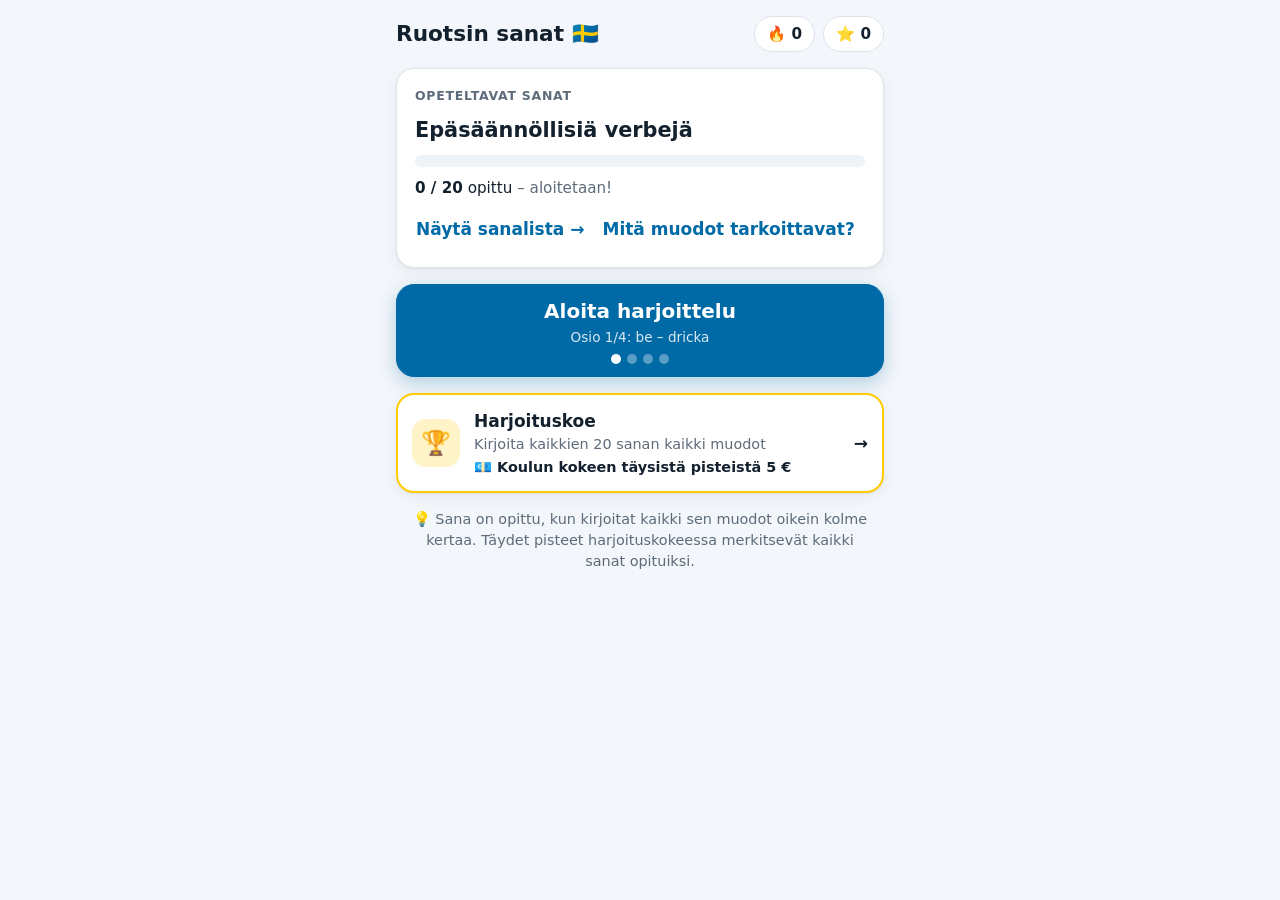
<file: src/index.html>
<!doctype html>
<html lang="fi">
<head>
  <meta charset="utf-8">
  <meta name="viewport" content="width=device-width, initial-scale=1, viewport-fit=cover">
  <meta name="robots" content="noindex, nofollow">
  <meta name="theme-color" content="#006aa7">
  <meta name="apple-mobile-web-app-capable" content="yes">
  <meta name="apple-mobile-web-app-title" content="Ruotsin sanat">
  <title>Ruotsin sanat</title>
  <link rel="icon" href="data:image/svg+xml,<svg xmlns='http://www.w3.org/2000/svg' viewBox='0 0 100 100'><text y='.9em' font-size='90'>🇸🇪</text></svg>">
  <!-- __VERSION__ korvataan julkaisussa versiolla, jotta selain hakee aina uudet tiedostot. -->
  <link rel="stylesheet" href="css/styles.css?v=__VERSION__">
  <script type="module" src="js/main.js?v=__VERSION__"></script>
</head>
<body>
  <main class="app">

    <!-- ========== ETUSIVU ========== -->
    <section id="screen-home" class="screen" hidden>
      <header class="topbar">
        <h1 class="brand">Ruotsin sanat <span aria-hidden="true">🇸🇪</span></h1>
        <div class="chips">
          <span class="chip" title="Päiväputki"><span aria-hidden="true">🔥</span> <span id="day-streak">0</span></span>
          <span class="chip" title="Pisteet"><span aria-hidden="true">⭐</span> <span id="points">0</span></span>
        </div>
      </header>

      <div class="card goal-card">
        <p class="eyebrow">Opeteltavat sanat</p>
        <h2 id="list-title"></h2>
        <div class="progress-track" aria-hidden="true"><div id="learned-bar" class="progress-fill"></div></div>
        <p class="goal-meta"><strong id="learned-count">0 / 0</strong> opittu <span id="goal-message" class="muted"></span></p>
        <div class="link-row">
          <button id="wordlist-btn" class="btn btn-ghost">Näytä sanalista →</button>
          <button id="help-btn" class="btn btn-ghost">Mitä muodot tarkoittavat?</button>
        </div>
      </div>

      <button id="start-btn" class="btn btn-primary btn-hero">
        <span>Aloita harjoittelu</span>
        <small id="start-sub"></small>
        <span id="section-dots" class="section-dots" aria-hidden="true"></span>
      </button>

      <a href="#koe" class="exam-card">
        <span class="mode-icon" aria-hidden="true">🏆</span>
        <span class="exam-text">
          <strong>Harjoituskoe</strong>
          <span id="exam-sub"></span>
          <span id="exam-reward" class="exam-reward"></span>
        </span>
        <span aria-hidden="true">→</span>
      </a>

      <p class="hint">💡 Sana on opittu, kun kirjoitat kaikki sen muodot oikein kolme kertaa. Täydet pisteet harjoituskokeessa merkitsevät kaikki sanat opituiksi.</p>
    </section>

    <!-- ========== SANALISTA ========== -->
    <section id="screen-words" class="screen" hidden>
      <header class="topbar">
        <button class="icon-btn home-link" aria-label="Takaisin">←</button>
        <h1 class="topbar-title">Sanalista</h1>
        <span class="icon-spacer"></span>
      </header>
      <ul id="word-table" class="word-table"></ul>
    </section>

    <!-- ========== MUOTOJEN SELITYS ========== -->
    <section id="screen-help" class="screen" hidden>
      <header class="topbar">
        <button class="icon-btn home-link" aria-label="Takaisin">←</button>
        <h1 class="topbar-title">Verbin neljä muotoa</h1>
        <span class="icon-spacer"></span>
      </header>
      <div class="card stack">
        <p>Jokaisesta verbistä opetellaan neljä muotoa <strong>aina samassa järjestyksessä</strong> kuin kirjassa:</p>
        <p id="help-example-row" class="example-row"></p>
        <ol id="help-forms" class="help-forms"></ol>
        <p class="muted">💡 Lue rivi ääneen monta kertaa, niin se jää mieleen kuin loru.</p>
      </div>
    </section>

    <!-- ========== HARJOITUS JA KOE ========== -->
    <section id="screen-quiz" class="screen" hidden>
      <header class="quiz-bar">
        <button class="icon-btn home-link" aria-label="Lopeta">✕</button>
        <div class="quiz-progress">
          <span id="quiz-phase" class="quiz-phase"></span>
          <div class="progress-track"><div id="quiz-bar" class="progress-fill"></div></div>
        </div>
        <span id="streak" class="streak" aria-live="polite"></span>
      </header>

      <div class="question">
        <p id="question-label" class="eyebrow"></p>
        <p id="prompt" class="prompt"></p>
        <p id="prompt-stars" class="stars" aria-hidden="true"></p>
        <div id="form-pattern" class="form-pattern" hidden></div>
        <p id="question-hint" class="question-hint" hidden></p>
      </div>

      <!-- Järjestys -->
      <div id="mode-order" class="stack" hidden>
        <ol id="order-slots" class="order-slots"></ol>
        <div id="order-chips" class="order-chips"></div>
        <button id="order-reset" class="btn btn-ghost">Aloita alusta</button>
      </div>

      <!-- Monivalinta -->
      <div id="mode-choice" class="choices" hidden></div>

      <!-- Kirjoitus (yksi tai kaikki muodot) -->
      <form id="mode-write" class="stack" autocomplete="off" hidden>
        <div id="write-fields" class="stack"></div>
        <button id="check-btn" type="submit" class="btn btn-primary">Tarkista</button>
      </form>

      <!-- Palaute -->
      <div id="feedback" class="feedback" role="status" aria-live="polite" hidden>
        <p id="feedback-title" class="feedback-title"></p>
        <p id="feedback-text" class="feedback-text"></p>
        <button id="next-btn" class="btn">Jatka</button>
      </div>
    </section>

    <!-- ========== KERTAUKSEN ALKU ========== -->
    <section id="screen-review-intro" class="screen screen-center" hidden>
      <div class="hero-emoji" aria-hidden="true">🎯</div>
      <h1>Lopuksi kerrataan vaikeimmat</h1>
      <p class="muted">Nämä menivät vielä väärin. Harjoitellaan niitä, kunnes ne menevät oikein.</p>
      <div class="card"><ul id="review-list" class="plain-list"></ul></div>
      <button id="review-start-btn" class="btn btn-primary">Aloita kertaus</button>
    </section>

    <!-- ========== HARJOITTELUN TULOKSET ========== -->
    <section id="screen-result" class="screen screen-center" hidden>
      <div id="result-emoji" class="hero-emoji" aria-hidden="true"></div>
      <h1 id="result-title"></h1>
      <p id="result-text" class="muted"></p>

      <div class="stat-grid">
        <div class="stat"><span id="stat-correct" class="stat-value"></span><span class="stat-label">oikein heti</span></div>
        <div class="stat"><span id="stat-points" class="stat-value"></span><span class="stat-label">pistettä</span></div>
        <div class="stat"><span id="stat-streak" class="stat-value"></span><span class="stat-label">paras putki</span></div>
      </div>

      <div id="star-news" class="card stack" hidden>
        <p class="eyebrow">Tähtiä ansaittu</p>
        <ul id="star-list" class="plain-list"></ul>
      </div>

      <div class="stack full">
        <button id="again-round-btn" class="btn btn-primary">Harjoittele lisää</button>
        <button class="btn btn-ghost home-link">Etusivulle</button>
      </div>
    </section>

    <!-- ========== KOKEEN TULOKSET ========== -->
    <section id="screen-exam-result" class="screen" hidden>
      <div class="screen-center-block">
        <div id="exam-emoji" class="hero-emoji" aria-hidden="true"></div>
        <h1 id="exam-title"></h1>
        <p id="exam-text" class="muted"></p>
      </div>

      <div id="reward-card" class="reward-card" role="status" hidden>
        <div id="reward-emoji" class="reward-emoji" aria-hidden="true"></div>
        <p id="reward-title" class="reward-title"></p>
        <p id="reward-text"></p>
      </div>

      <div class="stat-grid stat-grid-2">
        <div class="stat"><span id="exam-words" class="stat-value"></span><span class="stat-label">sanaa oikein</span></div>
        <div class="stat"><span id="exam-forms" class="stat-value"></span><span class="stat-label">muotoa oikein</span></div>
      </div>

      <button id="exam-review-btn" class="btn btn-primary btn-hero">
        <span>Kertaa vaikeat sanat</span>
        <small id="exam-review-sub"></small>
      </button>

      <ul id="exam-table" class="word-table"></ul>

      <div class="stack">
        <button id="exam-again-btn" class="btn btn-soft">Tee harjoituskoe uudelleen</button>
        <button class="btn btn-ghost home-link">Etusivulle</button>
      </div>
    </section>

  </main>

  <!-- Näytetään, jos sovellus ei käynnisty (esim. selain on muistanut vanhoja tiedostoja). -->
  <div id="load-error" class="screen screen-center" hidden>
    <div class="hero-emoji" aria-hidden="true">🔄</div>
    <h1>Sovellus ei latautunut</h1>
    <p class="muted">Päivitä sivu, niin uusin versio latautuu.</p>
    <button class="btn btn-primary" onclick="location.reload()">Päivitä</button>
  </div>
  <script>
    setTimeout(() => {
      if (![...document.querySelectorAll(".app .screen")].some((s) => !s.hidden)) {
        document.getElementById("load-error").hidden = false;
      }
    }, 4000);
  </script>
</body>
</html>
</file>
<file: src/css/styles.css>
/* ==========================================================================
   Värit ja mitat. Ruotsin lipun sininen ja keltainen.
   ========================================================================== */

:root {
  --bg: #f3f6fa;
  --surface: #ffffff;
  --surface-2: #eef3f8;
  --text: #13202e;
  --muted: #5d6b7a;
  --border: #dde4ec;

  --primary: #006aa7;
  --primary-press: #00558a;
  --on-primary: #ffffff;
  --accent: #fecc00;

  --success: #1e8e4f;
  --success-bg: #e2f6ea;
  --danger: #c4372b;
  --danger-bg: #fdeaea;

  --radius: 18px;
  --radius-sm: 12px;
  --shadow: 0 1px 2px rgb(16 32 48 / 6%), 0 4px 16px rgb(16 32 48 / 6%);
  --tap: 56px;
}

@media (prefers-color-scheme: dark) {
  :root {
    --bg: #0d1520;
    --surface: #17222f;
    --surface-2: #1f2c3b;
    --text: #e9eef4;
    --muted: #9aa9b8;
    --border: #2b3a4b;
    --primary: #3b9be0;
    --primary-press: #2f85c4;
    --on-primary: #06121c;
    --success: #5ccf8e;
    --success-bg: #163627;
    --danger: #ff8b80;
    --danger-bg: #3a1c1a;
    --shadow: none;
  }
}

/* ==========================================================================
   Perusta
   ========================================================================== */

* { box-sizing: border-box; }
[hidden] { display: none !important; }

body {
  margin: 0;
  font-family: system-ui, -apple-system, "Segoe UI", Roboto, sans-serif;
  font-size: 17px;
  line-height: 1.45;
  background: var(--bg);
  color: var(--text);
  -webkit-tap-highlight-color: transparent;
}

#load-error { max-width: 520px; margin: 0 auto; padding: 16px; }

.app {
  max-width: 520px;
  margin: 0 auto;
  padding: max(16px, env(safe-area-inset-top)) 16px max(24px, env(safe-area-inset-bottom));
}

h1, h2, p { margin: 0; }
.muted { color: var(--muted); }

.screen { display: flex; flex-direction: column; gap: 16px; }
.screen-center { min-height: 85vh; justify-content: center; text-align: center; align-items: center; }
.screen-center > * { width: 100%; }
.stack { display: flex; flex-direction: column; gap: 12px; }
.full { width: 100%; }

.card {
  background: var(--surface);
  border: 1px solid var(--border);
  border-radius: var(--radius);
  padding: 18px;
  box-shadow: var(--shadow);
  text-align: left;
}

.eyebrow {
  font-size: 0.78rem;
  font-weight: 700;
  letter-spacing: 0.06em;
  text-transform: uppercase;
  color: var(--muted);
}

.hero-emoji { font-size: 4.5rem; line-height: 1; }

/* ==========================================================================
   Painikkeet ja kentät
   ========================================================================== */

.btn {
  display: inline-flex;
  align-items: center;
  justify-content: center;
  min-height: var(--tap);
  padding: 12px 18px;
  border: 1px solid var(--border);
  border-radius: var(--radius-sm);
  background: var(--surface);
  color: var(--text);
  font: inherit;
  font-weight: 700;
  cursor: pointer;
  transition: transform 0.08s ease, background 0.15s ease;
}

.btn:active:not(:disabled) { transform: scale(0.97); }
.btn:disabled { cursor: default; }
.btn-primary { background: var(--primary); border-color: var(--primary); color: var(--on-primary); }
.btn-primary:active { background: var(--primary-press); }
.btn-soft { background: var(--surface-2); border-color: transparent; }
.btn-ghost { background: transparent; border-color: transparent; color: var(--primary); }

.icon-btn {
  width: 44px;
  height: 44px;
  border: none;
  border-radius: 50%;
  background: var(--surface-2);
  color: var(--text);
  font-size: 1.2rem;
  cursor: pointer;
}

.input {
  width: 100%;
  min-height: var(--tap);
  padding: 12px 14px;
  border: 2px solid var(--border);
  border-radius: var(--radius-sm);
  background: var(--surface);
  color: var(--text);
  font: inherit;
  font-size: 1.25rem;
  transition: border-color 0.15s ease;
}

.input:focus { outline: none; border-color: var(--primary); }
.input.is-correct { border-color: var(--success); background: var(--success-bg); }
.input.is-wrong { border-color: var(--danger); background: var(--danger-bg); text-decoration: line-through; }

:focus-visible { outline: 3px solid var(--accent); outline-offset: 2px; }

/* ==========================================================================
   Etusivu
   ========================================================================== */

.topbar { display: flex; align-items: center; justify-content: space-between; gap: 12px; }
.brand { font-size: 1.35rem; }
.topbar-title { font-size: 1.15rem; }
.chips { display: flex; gap: 8px; }

.chip {
  padding: 6px 12px;
  border-radius: 999px;
  background: var(--surface);
  border: 1px solid var(--border);
  font-weight: 700;
  font-size: 0.95rem;
  white-space: nowrap;
}

.goal-card { display: flex; flex-direction: column; gap: 10px; }
.goal-card h2 { font-size: 1.3rem; }
.goal-card .btn-ghost { align-self: flex-start; min-height: 40px; padding: 4px 0; }
.goal-meta { font-size: 0.95rem; }

.progress-track {
  height: 12px;
  border-radius: 999px;
  background: var(--surface-2);
  overflow: hidden;
  flex: none;
}

.progress-fill {
  width: 0;
  height: 100%;
  border-radius: inherit;
  background: linear-gradient(90deg, var(--accent), #ffb800);
  transition: width 0.4s ease;
}

.section-title { font-size: 1.05rem; margin-top: 4px; }

/* Iso aloituspainike */
.btn-hero {
  flex-direction: column;
  gap: 2px;
  min-height: 76px;
  font-size: 1.25rem;
  border-radius: var(--radius);
  box-shadow: 0 6px 18px rgb(0 106 167 / 28%);
}

.btn-hero small { font-size: 0.85rem; font-weight: 500; opacity: 0.85; }

.section-dots { display: flex; gap: 6px; margin-top: 4px; }
.dot { width: 10px; height: 10px; border-radius: 50%; background: rgb(255 255 255 / 35%); }
.dot-done { background: var(--accent); }
.dot-next { background: #fff; }

/* Koe-kortti */
.exam-card {
  display: flex;
  align-items: center;
  gap: 14px;
  padding: 14px;
  border: 2px solid var(--accent);
  border-radius: var(--radius);
  background: var(--surface);
  box-shadow: var(--shadow);
  color: var(--text);
  text-decoration: none;
  font-weight: 700;
}

.exam-card:active { transform: scale(0.98); }
.exam-text { display: flex; flex-direction: column; flex: 1; }
.exam-text span { color: var(--muted); font-size: 0.9rem; font-weight: 400; }

.exam-reward { color: var(--text) !important; font-weight: 700 !important; margin-top: 2px; }

/* Palkkiokortti kokeen tuloksissa */
.reward-card {
  display: flex;
  flex-direction: column;
  gap: 4px;
  padding: 18px;
  border-radius: var(--radius);
  border: 2px dashed var(--accent);
  background: var(--surface);
  text-align: center;
  animation: pop 0.3s ease both;
}

.reward-won {
  border-style: solid;
  background: linear-gradient(135deg, #fff6cc, #ffe27a);
  color: #3a2c00;
  box-shadow: 0 8px 24px rgb(254 204 0 / 40%);
}

.reward-emoji { font-size: 3rem; line-height: 1; }
.reward-won .reward-emoji { animation: wiggle 1s ease 0.3s 2; }
.reward-title { font-size: 1.3rem; font-weight: 800; }

@keyframes wiggle { 25% { transform: rotate(-12deg) scale(1.1); } 75% { transform: rotate(12deg) scale(1.1); } }

.mode-icon {
  display: grid;
  place-items: center;
  flex: none;
  width: 48px;
  height: 48px;
  border-radius: 14px;
  font-size: 1.5rem;
  background: #fff4c7;
}

@media (prefers-color-scheme: dark) {
  .mode-icon { background: var(--surface-2); }
}

.hint { font-size: 0.9rem; color: var(--muted); text-align: center; padding: 0 8px; }

/* ==========================================================================
   Sanalista
   ========================================================================== */

.word-table { list-style: none; margin: 0; padding: 0; display: flex; flex-direction: column; gap: 8px; }

.word-row {
  padding: 12px 14px;
  border-radius: var(--radius-sm);
  background: var(--surface);
  border: 1px solid var(--border);
}

.word-head { display: flex; justify-content: space-between; gap: 8px; }
.word-forms { color: var(--muted); }

.stars { color: #e6a800; letter-spacing: 0.08em; white-space: nowrap; }

/* ==========================================================================
   Harjoitus
   ========================================================================== */

.quiz-bar { display: flex; align-items: center; gap: 12px; }
.quiz-progress { flex: 1; display: flex; flex-direction: column; gap: 4px; }
.quiz-phase { font-size: 0.8rem; font-weight: 700; color: var(--muted); }
.icon-spacer { width: 44px; }
.streak { min-width: 44px; text-align: right; font-weight: 800; color: #e67700; }

.question { text-align: center; padding: 18px 0 6px; display: flex; flex-direction: column; gap: 6px; }

.prompt {
  font-size: clamp(1.7rem, 8vw, 2.4rem);
  font-weight: 800;
  line-height: 1.15;
  overflow-wrap: anywhere;
}

.choices { display: grid; gap: 10px; }
.choice { font-size: 1.2rem; }
.choice.is-correct { background: var(--success-bg); border-color: var(--success); color: var(--success); }
.choice.is-wrong { background: var(--danger-bg); border-color: var(--danger); color: var(--danger); animation: shake 0.3s ease; }

.field { display: flex; flex-direction: column; gap: 4px; }
.field-label { font-size: 0.85rem; font-weight: 700; color: var(--muted); }
.field-answer { font-weight: 700; color: var(--success); }
.field-answer:empty { display: none; }

.feedback {
  display: flex;
  flex-direction: column;
  gap: 6px;
  padding: 16px;
  border-radius: var(--radius);
  animation: slide-up 0.25s ease both;
}

.feedback-title { font-size: 1.2rem; font-weight: 800; }
.feedback .btn { margin-top: 8px; color: #fff; border: none; }
.feedback-correct { background: var(--success-bg); color: var(--success); }
.feedback-correct .btn { background: var(--success); }
.feedback-wrong { background: var(--danger-bg); color: var(--danger); }
.feedback-wrong .btn { background: var(--danger); }
.feedback-text:empty { display: none; }

/* Muodon selitys ja kirjan rivi */
.form-pattern { display: flex; justify-content: center; flex-wrap: wrap; gap: 6px; margin-top: 6px; }

.slot {
  min-width: 52px;
  padding: 6px 10px;
  border-radius: 10px;
  background: var(--surface-2);
  color: var(--muted);
  font-weight: 700;
}

.slot-target { background: var(--accent); color: #3a2c00; }
.question-hint { font-size: 0.9rem; color: var(--muted); }
.field-hint { font-weight: 400; }

/* Järjestystehtävä */
.order-slots { list-style: none; margin: 0; padding: 0; display: flex; flex-direction: column; gap: 8px; }

.order-slot {
  display: flex;
  align-items: center;
  justify-content: space-between;
  min-height: 48px;
  padding: 8px 14px;
  border: 2px dashed var(--border);
  border-radius: var(--radius-sm);
  background: var(--surface);
}

.order-slot:has(strong:not(:empty)) { border-style: solid; border-color: var(--primary); }
.order-slot.is-correct { border-color: var(--success); background: var(--success-bg); }
.order-slot.is-wrong { border-color: var(--danger); background: var(--danger-bg); }
.order-name { font-size: 0.85rem; color: var(--muted); }
.order-slot strong { font-size: 1.2rem; }

.order-chips { display: grid; grid-template-columns: 1fr 1fr; gap: 10px; }
.chip-btn { font-size: 1.15rem; }
.chip-btn:disabled { opacity: 0.35; }

/* Ohjesivu */
.link-row { display: flex; flex-wrap: wrap; gap: 4px 16px; }
.example-row { font-size: 1.25rem; font-weight: 800; text-align: center; padding: 10px; border-radius: var(--radius-sm); background: var(--surface-2); }
.help-forms { margin: 0; padding-left: 22px; display: flex; flex-direction: column; gap: 10px; }
.help-form { display: flex; flex-direction: column; }
.help-sv { font-weight: 600; }

/* ==========================================================================
   Tulokset ja muut
   ========================================================================== */

.stat-grid { display: grid; grid-template-columns: repeat(3, 1fr); gap: 10px; }

.stat {
  display: flex;
  flex-direction: column;
  padding: 14px 6px;
  border-radius: var(--radius);
  background: var(--surface);
  border: 1px solid var(--border);
}

.stat-value { font-size: 1.4rem; font-weight: 800; }
.stat-label { font-size: 0.8rem; color: var(--muted); }

.stat-grid-2 { grid-template-columns: repeat(2, 1fr); text-align: center; }
.screen-center-block { display: flex; flex-direction: column; gap: 8px; align-items: center; text-align: center; padding-top: 16px; }

/* Kokeen tulosrivit */
.row-ok { border-left: 5px solid var(--success); }
.row-bad { border-left: 5px solid var(--danger); }
.row-mark { font-weight: 800; }
.row-ok .row-mark { color: var(--success); }
.row-bad .row-mark { color: var(--danger); }
.exam-forms { display: flex; flex-wrap: wrap; gap: 6px; margin-top: 6px; }
.exam-forms span { padding: 3px 8px; border-radius: 8px; font-size: 0.95rem; }
.form-ok { background: var(--success-bg); color: var(--success); }
.form-bad { background: var(--danger-bg); color: var(--danger); }
.form-bad s { opacity: 0.75; }

.plain-list { margin: 0; padding-left: 18px; display: flex; flex-direction: column; gap: 4px; }


/* Konfetti */
.confetti { position: fixed; inset: 0; pointer-events: none; overflow: hidden; z-index: 10; }
.confetti span { position: absolute; top: -40px; animation: fall 2.5s ease-in forwards; }

@keyframes fall { to { transform: translateY(110vh) rotate(540deg); } }
@keyframes pop { from { opacity: 0; transform: scale(0.9); } }
@keyframes slide-up { from { opacity: 0; transform: translateY(12px); } }
@keyframes shake { 25% { transform: translateX(-6px); } 75% { transform: translateX(6px); } }

@media (prefers-reduced-motion: reduce) {
  *, *::before, *::after { animation: none !important; transition: none !important; }
}
</file>
